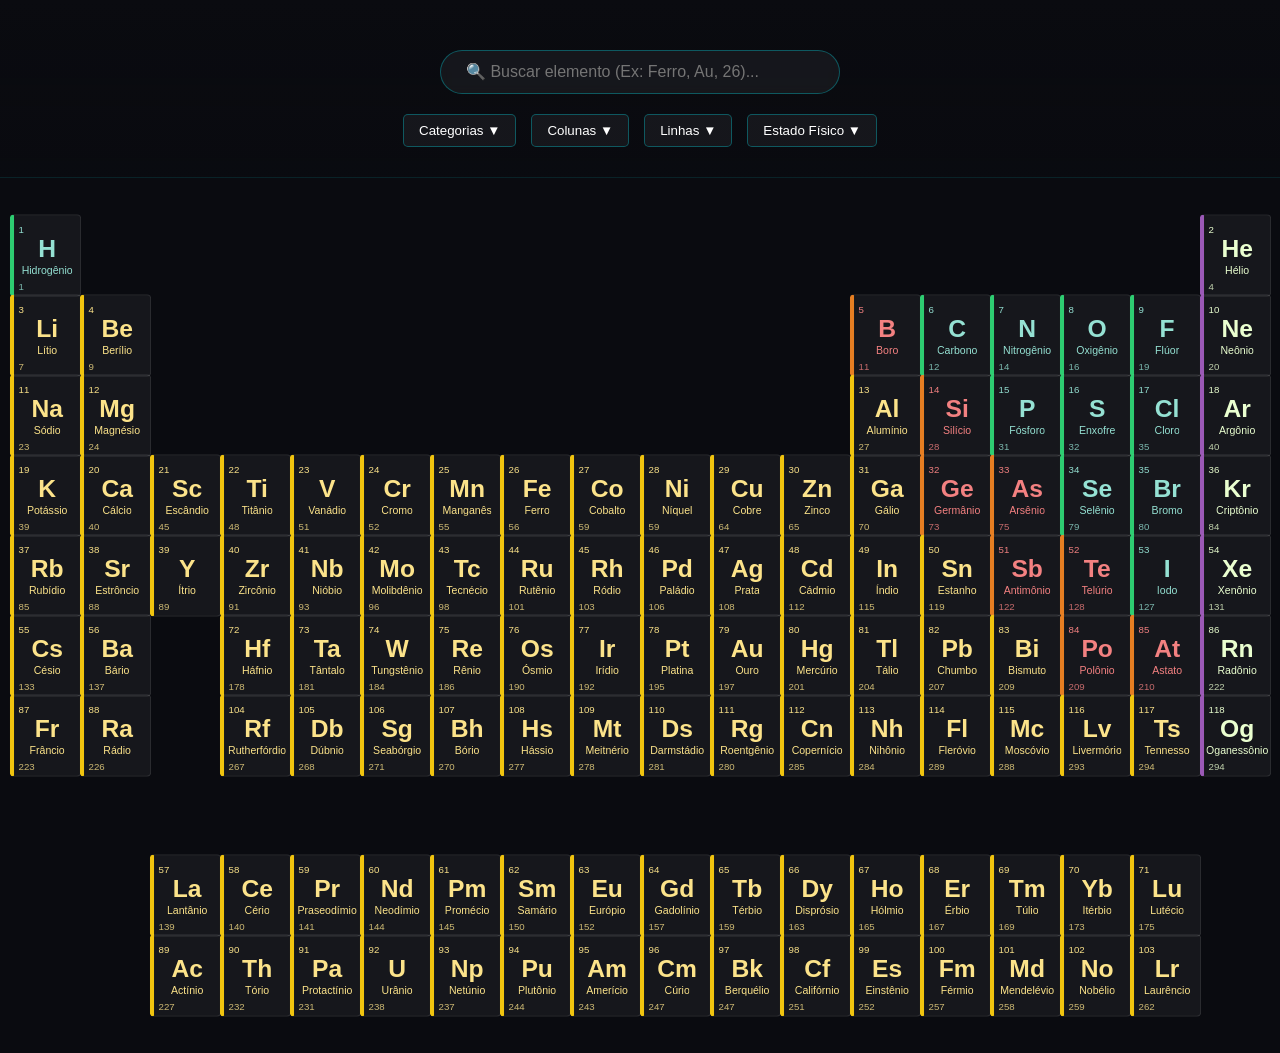
<file: index.html>
<!DOCTYPE html>
<html lang="pt-BR">
<head>
    <meta charset="UTF-8">
    <meta name="viewport" content="width=device-width, initial-scale=1.0">
    <meta http-equiv="refresh" content="0; url=tabela.html">
    <title>Carregando Tabela Periódica...</title>
    <style>
        /* Seus estilos globais importados */
        :root {
            --bg-dark: #0a0b10;
            --card-bg: rgba(255, 255, 255, 0.05);
            --primary-glow: #00f2ff;
            --secondary-glow: #7000ff;
            --text-main: #e0e0e0;
            --text-dim: #b0b0b0;
            --transition: all 0.3s cubic-bezier(0.25, 0.8, 0.25, 1);
        }

        * {
            margin: 0;
            padding: 0;
            box-sizing: border-box;
            font-family: 'Segoe UI', Roboto, Helvetica, Arial, sans-serif;
        }

        body {
            background-color: var(--bg-dark);
            color: var(--text-main);
            overflow-x: hidden;
            min-height: 100vh;
            display: flex;
            justify-content: center;
            align-items: center;
            padding: 20px;
        }

        /* Efeito de Vidro (Glassmorphism) */
        .glass {
            background: var(--card-bg);
            backdrop-filter: blur(10px);
            -webkit-backdrop-filter: blur(10px);
            border: 1px solid rgba(255, 255, 255, 0.1);
            border-radius: 15px;
        }

        /* Estilização do Card de Redirecionamento */
        .redirect-card {
            padding: 40px;
            text-align: center;
            max-width: 450px;
            width: 100%;
            box-shadow: 0 20px 40px rgba(0, 0, 0, 0.5), 
                        0 0 50px rgba(112, 0, 255, 0.1);
            animation: fadeIn 0.5s ease;
        }

        h1 {
            font-size: 1.8rem;
            margin-bottom: 15px;
            background: linear-gradient(45deg, var(--primary-glow), var(--secondary-glow));
            -webkit-background-clip: text;
            -webkit-text-fill-color: transparent;
        }

        p {
            color: var(--text-dim);
            font-size: 1rem;
            line-height: 1.5;
            margin-bottom: 20px;
        }

        a {
            color: var(--primary-glow);
            text-decoration: none;
            font-weight: 600;
            transition: var(--transition);
            border-bottom: 1px dashed var(--primary-glow);
        }

        a:hover {
            color: #fff;
            border-bottom-style: solid;
            text-shadow: 0 0 10px var(--primary-glow);
        }

        /* Spinner de carregamento combinando com o neon */
        .loader {
            width: 48px;
            height: 48px;
            border: 5px solid var(--card-bg);
            border-bottom-color: var(--primary-glow);
            border-top-color: var(--secondary-glow);
            border-radius: 50%;
            display: inline-block;
            margin-bottom: 25px;
            animation: rotation 1s linear infinite;
        }

        @keyframes rotation {
            0% { transform: rotate(0deg); }
            100% { transform: rotate(360deg); }
        }

        @keyframes fadeIn {
            from { opacity: 0; transform: translateY(10deg); }
            to { opacity: 1; transform: translateY(0); }
        }
    </style>
</head>
<body>

    <div class="glass redirect-card">
        <div class="loader"></div>
        <h1>Conectando ao Laboratório</h1>
        <p>Estamos preparando a sua Tabela Periódica Inteligente.</p>
        <p style="font-size: 0.85rem;">
            Se não for redirecionado em instantes, <a href="tabela.html">clique aqui para entrar</a>.
        </p>
    </div>

</body>
</html>
</file>
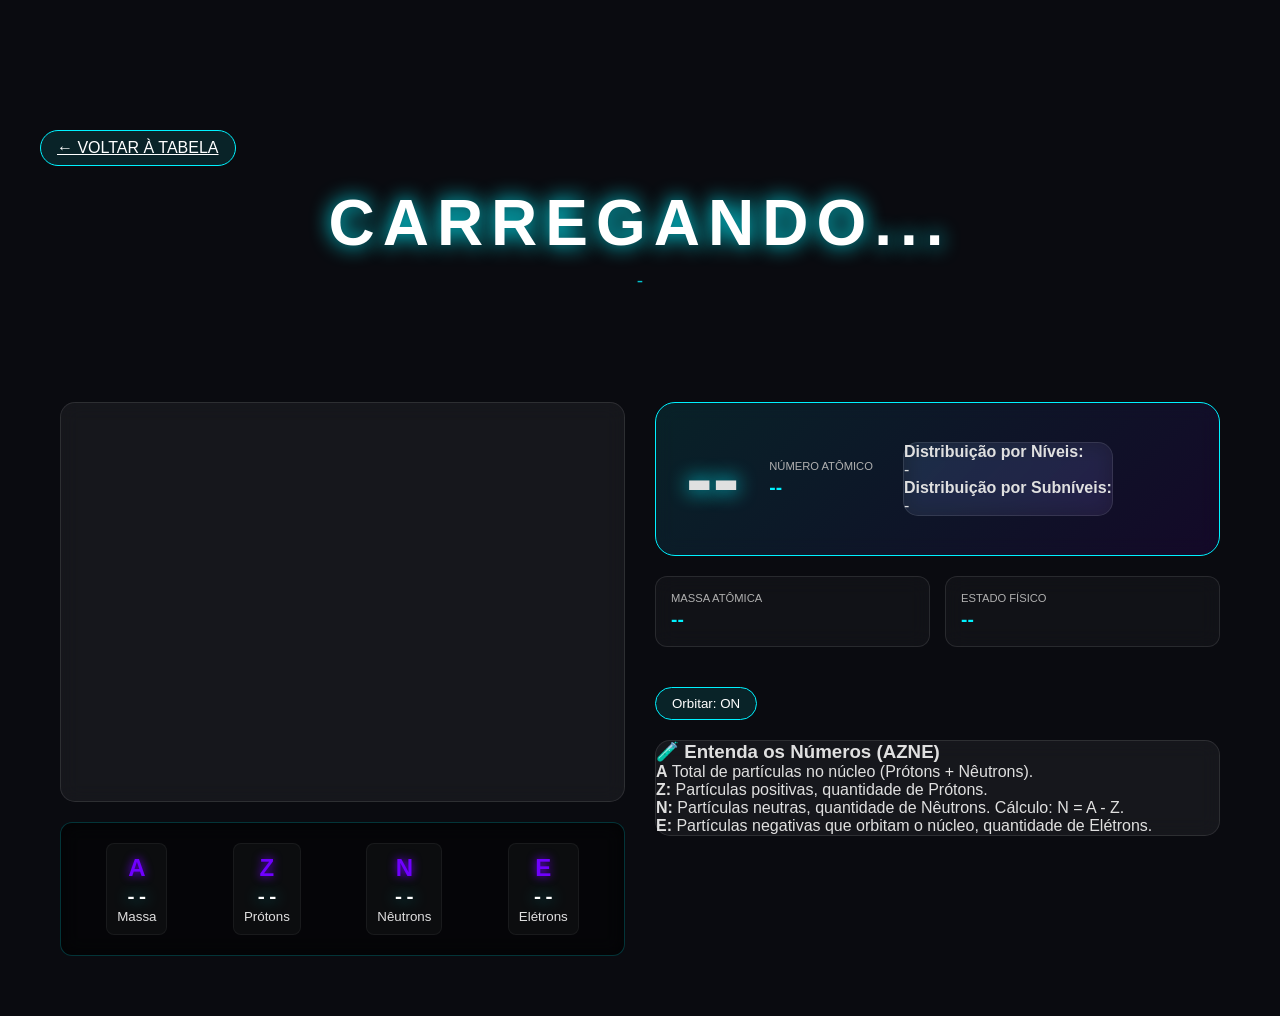
<file: elemento.html>
<!DOCTYPE html>
<html lang="pt-br">
<head>
    <meta charset="UTF-8">
    <meta name="viewport" content="width=device-width, initial-scale=1.0">
    <title>Detalhes do Elemento | BioQuímica</title>
    <link rel="stylesheet" href="css/global.css">
    <link rel="stylesheet" href="css/elemento.css">
</head>
<body class="dark-theme">
    <header class="element-header">
    <nav class="top-nav">
        <a href="tabela.html" class="btn-toggle">← VOLTAR À TABELA</a>
    </nav>
    <div class="header-titles">
        <h1 id="el-nome">Carregando...</h1>
        <p id="el-categoria">-</p>
    </div>
</header>

<main class="element-grid">
    <section class="visual-section">
        <div class="atomo-visualizador glass">
            <div class="atomo-container" id="atomo-estrutura">
                <div id="nucleo" class="nucleo"></div>
                <div id="eletrosfera" class="eletrosfera"></div>
            </div>
        </div>

        <div class="azne-panel glass">
            <div class="azne-item">
                <span class="azne-label">A</span>
                <span class="azne-value" id="azne-a">--</span>
                <small>Massa</small>
            </div>
            <div class="azne-item">
                <span class="azne-label">Z</span>
                <span class="azne-value" id="azne-z">--</span>
                <small>Prótons</small>
            </div>
            <div class="azne-item">
                <span class="azne-label">N</span>
                <span class="azne-value" id="azne-n">--</span>
                <small>Nêutrons</small>
            </div>
            <div class="azne-item">
                <span class="azne-label">E</span>
                <span class="azne-value" id="azne-e">--</span>
                <small>Elétrons</small>
            </div>
        </div>
    </section>

    <section class="info-section">
        <div class="info-card highlight glass">
            <span class="symbol-large" id="el-simbolo">--</span>
            <div class="atomic-main">
                <span class="label">Número Atômico</span>
                <span class="value" id="el-numero">--</span>
            </div>
            <div class="info-detalhada glass">
            <div class="info-item">
                    <strong>Distribuição por Níveis:</strong>
                <p id="dist-niveis">-</p>
            </div>
                <div class="info-item">
                        <strong>Distribuição por Subníveis:</strong>
                    <p id="dist-subniveis">-</p>
                </div>
            </div>
        </div>

        <div class="stats-grid">
            <div class="stat-box glass">
                <span class="label">Massa Atômica</span>
                <span class="value" id="el-massa">--</span>
            </div>
            <div class="stat-box glass">
                <span class="label">Estado Físico</span>
                <span class="value" id="el-estado">--</span>
            </div>
        </div>

        <div class="controls">
        <button id="btn-orbitas" class="btn-toggle">Orbitar: ON</button>
        </div>

        <div class="edu-card glass">
            <h3>🧪 Entenda os Números (AZNE)</h3>
            <p><strong>A</strong> Total de partículas no núcleo (Prótons + Nêutrons).</p>
            <p><strong>Z:</strong> Partículas positivas, quantidade de Prótons.</p>
            <p><strong>N:</strong> Partículas neutras, quantidade de Nêutrons. Cálculo: <code>N = A - Z</code>.</p>
            <p><strong>E:</strong> Partículas negativas que orbitam o núcleo, quantidade de Elétrons.</p>
        </div>
    </section>
</main>

    <script src="js/elementos.js"></script>
</body>
</html>
</file>
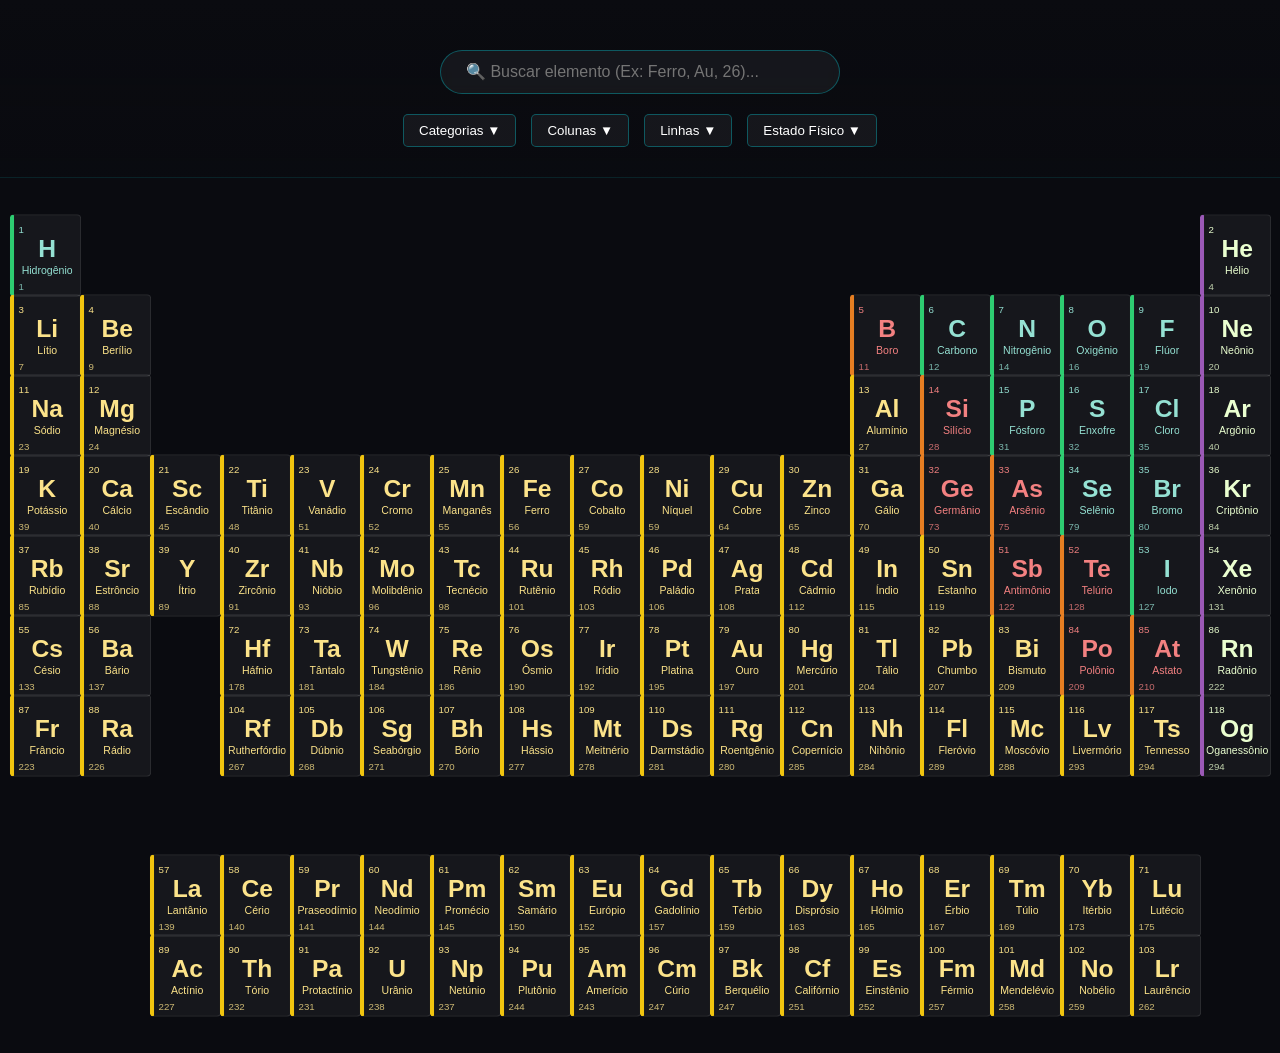
<file: tabela.html>
<!DOCTYPE html>
<html lang="pt-br">
<head>
    <meta charset="UTF-8">
    <meta name="viewport" content="width=device-width, initial-scale=1.0">
    <title>Tabela Periódica Inteligente</title>
    <link rel="stylesheet" href="css/global.css">
    <link rel="stylesheet" href="css/tabela.css">
    <meta name="viewport" content="width=device-width, initial-scale=1.0">
    <meta name="apple-mobile-web-app-capable" content="yes">
</head>
<body class="dark-theme">
    <header class="table-header">
    <b> </b>
    
    <div class="search-container">
        <input type="text" id="search-input" placeholder="🔍 Buscar elemento (Ex: Ferro, Au, 26)...">
    </div>

    <div class="filter-controls">
    <div class="filter-group">
        <button class="filter-label">Categorias ▼</button>
        <div class="filter-options glass">
            <label><input type="checkbox" class="f-check" data-type="categoria" value="metal"> Metais</label>
            <label><input type="checkbox" class="f-check" data-type="categoria" value="nonmetal"> Ametais</label>
            <label><input type="checkbox" class="f-check" data-type="categoria" value="noble"> Gases Nobres</label>
            <label><input type="checkbox" class="f-check" data-type="categoria" value="metalloid"> Semimetais</label>
        </div>
    </div>

    <div class="filter-group">
    <button class="filter-label">Colunas ▼</button>
    <div class="filter-options glass scrollable-menu">
        <script>
            const colOp = document.currentScript.parentElement;
            for(let i=1; i<=18; i++) {
                colOp.innerHTML += `<label><input type="checkbox" class="f-check" data-type="xpos" value="${i}"> Coluna ${i}</label>`;
            }
        </script>
    </div>
</div>

<div class="filter-group">
    <button class="filter-label">Linhas ▼</button>
    <div class="filter-options glass">
        <script>
            const linOp = document.currentScript.parentElement;
            for(let i=1; i<=7; i++) {
                linOp.innerHTML += `<label><input type="checkbox" class="f-check" data-type="ypos" value="${i}"> Linha ${i}</label>`;
            }
        </script>
    </div>
</div>

    <div class="filter-group">
        <button class="filter-label">Estado Físico ▼</button>
        <div class="filter-options glass">
            <label><input type="checkbox" class="f-check" data-type="estado" value="solid"> Sólido</label>
            <label><input type="checkbox" class="f-check" data-type="estado" value="liquid"> Líquido</label>
            <label><input type="checkbox" class="f-check" data-type="estado" value="gas"> Gasoso</label>
        </div>
    </div>
</div>

</header>

    <main class="table-wrapper">
        <div id="periodic-table" class="periodic-grid">
            </div>
    </main>

    <script src="js/elementos.js"></script>
    
    <script src="js/tabela.js"></script>
</body>
</body>
</html>
</file>
<file: css/global.css>
:root {
    --bg-dark: #0a0b10;
    --card-bg: rgba(255, 255, 255, 0.05);
    --primary-glow: #00f2ff;
    --secondary-glow: #7000ff;
    --text-main: #e0e0e0;
    --text-dim: #b0b0b0;
    --transition: all 0.3s cubic-bezier(0.25, 0.8, 0.25, 1);
}

* {
    margin: 0;
    padding: 0;
    box-sizing: border-box;
    font-family: 'Segoe UI', Roboto, Helvetica, Arial, sans-serif;
}

body {
    background-color: var(--bg-dark);
    color: var(--text-main);
    overflow-x: hidden;
    min-height: 100vh;
}

/* Efeito de Vidro (Glassmorphism) */
.glass {
    background: var(--card-bg);
    backdrop-filter: blur(10px);
    border: 1px solid rgba(255, 255, 255, 0.1);
    border-radius: 15px;
}
</file>
<file: css/elemento.css>
.element-grid {
    display: grid;
    grid-template-columns: 1fr 1fr;
    gap: 30px;
    max-width: 1200px;
    margin: 40px auto;
    padding: 20px;
}

/* Estilização dos Cards de Informação */
.info-section {
    display: flex;
    flex-direction: column;
    gap: 20px;
}

.info-card.highlight {
    display: flex;
    align-items: center;
    gap: 30px;
    background: linear-gradient(135deg, rgba(0, 242, 255, 0.1), rgba(112, 0, 255, 0.1));
    padding: 30px;
    border-radius: 20px;
    border: 1px solid var(--primary-glow);
}

.symbol-large {
    font-size: 5rem;
    font-weight: bold;
    text-shadow: 0 0 20px var(--primary-glow);
}

.stats-grid {
    display: grid;
    grid-template-columns: 1fr 1fr;
    gap: 15px;
}

.stat-box {
    background: rgba(255, 255, 255, 0.03);
    padding: 15px;
    border-radius: 12px;
    border: 1px solid rgba(255, 255, 255, 0.1);
}

.label {
    display: block;
    font-size: 0.7rem;
    color: var(--text-dim);
    text-transform: uppercase;
    margin-bottom: 5px;
}

.value {
    font-size: 1.2rem;
    font-weight: bold;
    color: var(--primary-glow);
}

.description-card {
    background: rgba(255, 255, 255, 0.03);
    padding: 20px;
    border-radius: 15px;
    line-height: 1.6;
}

/* Responsividade para telas pequenas */
@media (max-width: 900px) {
    .element-grid { grid-template-columns: 1fr; }
}

/* --- Painel AZNE (HUD) --- */
.azne-panel {
    display: grid;
    grid-template-columns: repeat(4, 1fr);
    gap: 15px;
    width: 100%;
    margin-top: 25px;
    padding: 15px;
    background: rgba(0, 0, 0, 0.5);
    border-radius: 12px;
    border: 1px solid rgba(0, 242, 255, 0.2);
    box-shadow: inset 0 0 15px rgba(0, 0, 0, 0.5);
}

.azne-item {
    display: flex;
    flex-direction: column;
    align-items: center;
    justify-content: center;
    padding: 10px;
    background: rgba(255, 255, 255, 0.03);
    border-radius: 8px;
    border: 1px solid rgba(255, 255, 255, 0.05);
    transition: var(--transition);
}

.azne-item:hover {
    border-color: var(--primary-glow);
    background: rgba(0, 242, 255, 0.05);
    transform: translateY(-3px);
}

.azne-label {
    font-size: 1.2rem;
    font-weight: bold;
    color: var(--secondary-glow); /* Roxo para as letras */
    text-shadow: 0 0 10px var(--secondary-glow);
    margin-bottom: 5px;
}

.azne-value {
    font-size: 1.5rem;
    font-weight: bold;
    color: var(--primary-glow); /* Ciano para os números */
    text-shadow: 0 0 15px var(--primary-glow);
    font-family: 'Courier New', Courier, monospace; /* Fonte mono para cara de dados */
}

.element-header {
    display: flex;
    flex-direction: column; /* Empilha os itens */
    align-items: center;    /* Centraliza horizontalmente */
    text-align: center;
    padding: 40px 20px;
    position: relative;
}

/* Posiciona o botão de voltar no canto enquanto o resto centraliza */
.btn-back {
    position: absolute;
    left: 40px;
    top: 50%;
    transform: translateY(-50%);
}

.header-titles h1 {
    font-size: 3.5rem;
    text-transform: uppercase;
    letter-spacing: 5px;
    color: #fff;
    text-shadow: 0 0 20px var(--primary-glow); /* Brilho neon */
    margin-bottom: 5px;
}

#el-categoria {
    font-size: 1.2rem;
    color: var(--primary-glow);
    text-transform: uppercase;
    opacity: 0.8;
}

/* Cabeçalho Centralizado */
.element-header {
    display: flex;
    justify-content: center;
    align-items: center;
    padding: 50px 20px;
    position: relative;
    text-align: center;
}

.header-titles h1 {
    font-size: 3.5rem;
    letter-spacing: 8px;
    text-transform: uppercase;
    text-shadow: 0 0 20px var(--primary-glow);
}

/* Layout em Dashboard */
.element-dashboard {
    display: grid;
    grid-template-columns: 1fr 1fr;
    gap: 40px;
    max-width: 1200px;
    margin: 0 auto;
    padding: 20px;
}

/* Representação do Átomo */
/* Estilos para o Átomo */
.atomo-container { position: relative; height: 350px; display: flex; align-items: center; justify-content: center; }

/* O ponto central vermelho e fixo */
.nucleo-ponto-simples {
    width: 10px;
    height: 10px;
    background: #ff3e3e;
    border-radius: 50%;
    box-shadow: 0 0 10px #ff3e3e;
    position: relative;
    z-index: 10;
}

/* Linhas das camadas (mais finas e discretas) */
.camada-linha {
    position: absolute;
    border: 1px solid rgba(0, 242, 255, 0.15); /* Ciano bem suave */
    border-radius: 50%;
    pointer-events: none;
}

/* Elétrons menores (6px) para caberem nas camadas próximas */
.eletron-dot {
    position: absolute;
    width: 6px;
    height: 6px;
    background: #00f2ff;
    border-radius: 50%;
    box-shadow: 0 0 6px #00f2ff;
    z-index: 5;
}

/* Ajuste no container para garantir que nada transborde */
.atomo-visualizador {
    width: 100%;
    height: 400px;
    display: flex;
    align-items: center;
    justify-content: center;
    overflow: hidden; /* Corta qualquer erro de cálculo */
    position: relative;
}

/* Estilo AZNE */
.azne-panel { display: flex; justify-content: space-around; padding: 20px; margin-top: 20px; text-align: center; }
.azne-label { font-size: 1.5rem; font-weight: bold; color: #7000ff; display: block; }
.azne-value { font-size: 1.2rem; color: #fff; }

/* Animação de Rotação */
@keyframes girar {
    from { transform: rotate(0deg); }
    to { transform: rotate(360deg); }
}

/* Classe que será aplicada às camadas */
.camada-girando {
    animation: girar var(--velocidade) linear infinite;
}

/* Quando o botão de pausa for clicado */
.pausado {
    animation-play-state: paused !important;
}

/* Estilo do Botão */
.btn-toggle {
    background: rgba(0, 242, 255, 0.1);
    border: 1px solid var(--primary-glow);
    color: white;
    padding: 8px 16px;
    border-radius: 20px;
    cursor: pointer;
    margin-top: 20px;
    transition: all 0.3s;
}

.btn-toggle.off {
    border-color: #ff3e3e;
    color: #ff3e3e;
}

/* Use as mesmas variáveis de cor da tabela */
/* Container do topo */
.top-nav {
    width: 100%;
    padding: 20px;
    display: flex;
    justify-content: flex-start; /* Ou center, se preferires */
}

/* Estilo do cabeçalho */
.element-header {
    text-align: center;
    margin: 40px 0; /* Dá espaço entre o botão de voltar e o título */
}

#el-nome {
    font-size: 4rem; /* Maior e imponente */
    margin-bottom: 10px;
    /* O brilho que já configurámos antes */
}

#el-categoria-topo {
    text-transform: uppercase;
    letter-spacing: 3px;
    color: var(--primary-glow);
    opacity: 0.8;
}

/* Área do átomo e o botão de controlo */
.visualizador-container {
    padding: 30px;
    display: flex;
    flex-direction: column;
    align-items: center;
    gap: 20px;
}

.atomo-controls {
    margin-top: 10px;
}

#dist-subniveis sup {
    font-size: 0.7em;
    color: var(--primary-glow); /* ou a cor neon que você está usando */
    vertical-align: super;
}
</file>
<file: css/tabela.css>
.table-wrapper {
    padding: 20px;
    overflow-x: auto;
    display: flex;
    justify-content: center;
}

.periodic-grid {
    display: grid;
    grid-template-columns: repeat(18, 65px); /* 18 colunas */
    grid-template-rows: repeat(10, 75px);    /* Linhas para tabela + blocos extras */
    gap: 5px;
    padding: 20px;
}

/* Estilo Individual do Elemento */
.element-card {
    background: rgba(255, 255, 255, 0.05);
    border: 1px solid rgba(255, 255, 255, 0.1);
    border-radius: 4px;
    padding: 4px;
    display: flex;
    flex-direction: column;
    align-items: center;
    justify-content: center;
    cursor: pointer;
    transition: all 0.2s ease;
    position: relative;
    color: #fff;
    text-decoration: none;
}

.element-card:hover {
    transform: scale(1.1);
    z-index: 10;
    box-shadow: 0 0 15px currentColor;
    border-color: #fff;
}

.el-num { font-size: 0.55rem; align-self: flex-start; }
.el-sym { font-size: 1.4rem; font-weight: bold; }
.el-name { font-size: 0.6rem; text-align: center; white-space: nowrap; overflow: hidden; margin-bottom: 10px; }
/* Estilo ajustado para a Massa Atômica */
.el-mass {
    position: absolute;
    bottom: 3px;         /* Desce um pouquinho para não invadir o centro */
    left: 4px;           
    font-size: 0.55rem;  /* Fonte levemente menor para encaixar perfeitamente */
    color: currentColor; /* 🪄 A mágica: puxa a cor exata da categoria do card! */
    opacity: 0.8;        /* Suaviza a cor para não roubar a atenção do Símbolo */
    pointer-events: none;
}

/* Cores por Categoria (Usando as classes do seu JSON) */
.metal { border-left: 4px solid #f1c40f; color: #fce38a; }
.nonmetal { border-left: 4px solid #2ecc71; color: #95e1d3; }
.noble { border-left: 4px solid #9b59b6; color: #eaffd0; }
.metalloid { border-left: 4px solid #e67e22; color: #f38181; }

/* Destaque para busca */
.dimmed { opacity: 0.2; transform: scale(0.9); }

/* Container do Topo */
.table-header {
    display: flex;
    flex-direction: column;
    align-items: center;
    gap: 20px;
    padding: 30px;
    background: linear-gradient(to bottom, rgba(10, 11, 16, 1), rgba(10, 11, 16, 0.8));
    border-bottom: 1px solid rgba(0, 242, 255, 0.1);
    position: sticky;
    top: 0;
    z-index: 100;
}

/* Link de Voltar Estilizado */
.btn-back {
    align-self: flex-start;
    color: var(--text-dim);
    text-decoration: none;
    font-size: 0.9rem;
    transition: var(--transition);
    border: 1px solid rgba(255, 255, 255, 0.1);
    padding: 5px 15px;
    border-radius: 20px;
}

.btn-back:hover {
    color: var(--primary-glow);
    border-color: var(--primary-glow);
    box-shadow: 0 0 10px rgba(0, 242, 255, 0.2);
}

/* Barra de Pesquisa Futurista */
.search-container input {
    background: rgba(255, 255, 255, 0.05);
    border: 1px solid rgba(0, 242, 255, 0.3);
    border-radius: 30px;
    padding: 12px 25px;
    width: 400px;
    color: white;
    font-size: 1rem;
    outline: none;
    transition: var(--transition);
    backdrop-filter: blur(5px);
}

.search-container input:focus {
    width: 450px;
    border-color: var(--primary-glow);
    box-shadow: 0 0 20px rgba(0, 242, 255, 0.2);
    background: rgba(255, 255, 255, 0.08);
}

/* Grupo de Botões de Filtro */
.filters {
    display: flex;
    gap: 10px;
}

.filter-btn {
    background: rgba(255, 255, 255, 0.03);
    border: 1px solid rgba(255, 255, 255, 0.1);
    color: var(--text-dim);
    padding: 8px 20px;
    border-radius: 8px;
    cursor: pointer;
    font-size: 0.9rem;
    font-weight: 500;
    transition: var(--transition);
    text-transform: uppercase;
    letter-spacing: 1px;
}

.filter-btn:hover {
    background: rgba(255, 255, 255, 0.1);
    color: white;
    border-color: rgba(255, 255, 255, 0.5);
}

/* Estado Ativo do Filtro */
.filter-btn.active {
    background: var(--primary-glow);
    color: #000;
    border-color: var(--primary-glow);
    box-shadow: 0 0 15px var(--primary-glow);
    font-weight: bold;
}

.filter-controls {
    display: flex;
    gap: 15px;
}

.filter-group {
    position: relative;
}

.filter-label {
    background: rgba(255, 255, 255, 0.05);
    border: 1px solid rgba(0, 242, 255, 0.3);
    color: white;
    padding: 8px 15px;
    border-radius: 5px;
    cursor: pointer;
}

.filter-options {
    display: none; /* Escondido por padrão */
    position: absolute;
    top: 100%;
    left: 0;
    width: 200px;
    padding: 10px;
    z-index: 200;
    flex-direction: column;
    gap: 8px;
}

.filter-group:hover .filter-options {
    display: flex; /* Mostra ao passar o mouse */
}

.filter-options label {
    font-size: 0.85rem;
    cursor: pointer;
    display: flex;
    align-items: center;
    gap: 8px;
}

.filter-options label:hover {
    color: #00f2ff;
}

.scrollable-menu {
    max-height: 300px;
    overflow-y: auto;
    scrollbar-width: thin;
    scrollbar-color: var(--primary-glow) transparent;
}

/* Garante que o card apagado não receba brilho no hover */
/* Quando algo NÃO condiz com a pesquisa ou filtro */
.element-card.dimmed {
    opacity: 0.1 !important; /* Quase invisível */
    pointer-events: none;    /* Não deixa clicar */
    filter: grayscale(100%); /* Tira a cor para dar destaque ao pesquisado */
    transform: scale(0.9);   /* Dá uma encolhida leve para efeito visual */
    transition: all 0.3s ease;
}

/* O que SOBROU da pesquisa (o destaque) */
.element-card:not(.dimmed) {
    opacity: 1 !important;
    z-index: 100;
    transform: scale(1.1); /* Dá um leve zoom no que você pesquisou */
}

.legenda-quimica {
    position: fixed;
    bottom: 20px;
    right: 20px;
    width: 280px;
    padding: 15px;
    font-size: 0.8rem;
    color: white;
    border: 1px solid rgba(0, 242, 255, 0.3);
    border-radius: 10px;
    z-index: 1000;
    pointer-events: none; /* Deixa clicar na tabela por baixo se precisar */
    box-shadow: 0 0 15px rgba(0, 0, 0, 0.5);
}

.legenda-quimica h3 {
    margin-top: 0;
    color: #00f2ff;
    font-size: 0.9rem;
    border-bottom: 1px solid rgba(0, 242, 255, 0.2);
    padding-bottom: 5px;
}

.legenda-item {
    margin: 8px 0;
    line-height: 1.3;
}

.legenda-item strong {
    color: #00f2ff;
}

@media (max-width: 768px) {
    #periodic-table {
        display: flex;
        flex-direction: column; /* Transforma em lista */
        align-items: center;
    }

    .element-card {
        width: 90%; /* Ocupa quase a largura toda */
        margin-bottom: 10px;
        grid-column: auto !important; /* Ignora o xpos */
        grid-row: auto !important;    /* Ignora o ypos */
    }

}

/* ---- CÓDIGO PARA ADAPTAR PARA O CELULAR ---- */
@media (max-width: 1200px) {
    .table-wrapper {
        justify-content: flex-start; /* Alinha a tabela à esquerda para o scroll */
        overflow-x: auto;            /* Permite arrastar para o lado no celular */
        -webkit-overflow-scrolling: touch; /* Deixa o deslizar do dedo bem macio */
        padding-bottom: 20px;
    }
    
    .filter-controls {
        flex-wrap: wrap;             /* Se faltar espaço para os botões de filtro, eles quebram de linha */
        gap: 10px;
    }
    
    .legenda-quimica {
        position: relative;          /* Tira a legenda fixa do cantinho para ela não cobrir a tabela */
        bottom: 0;
        right: 0;
        width: 100%;
        margin-top: 20px;
    }
}
</file>
